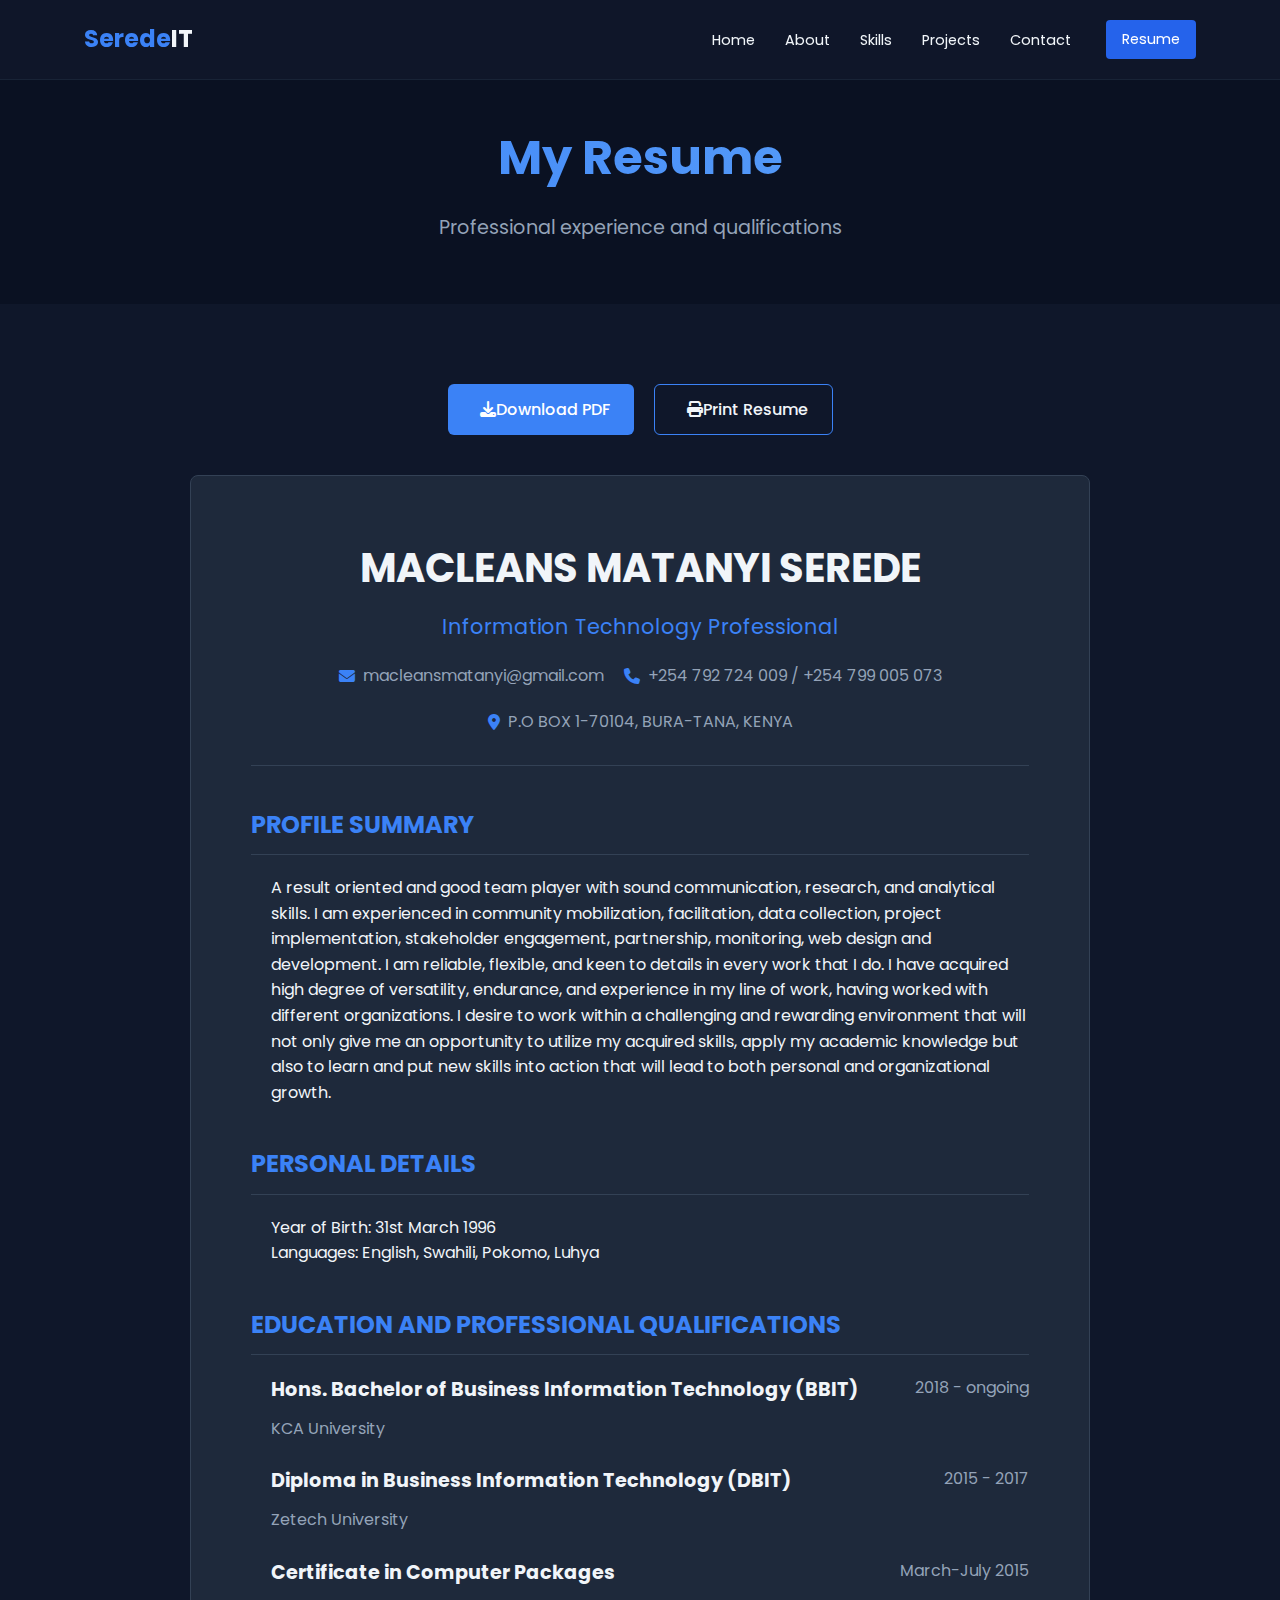
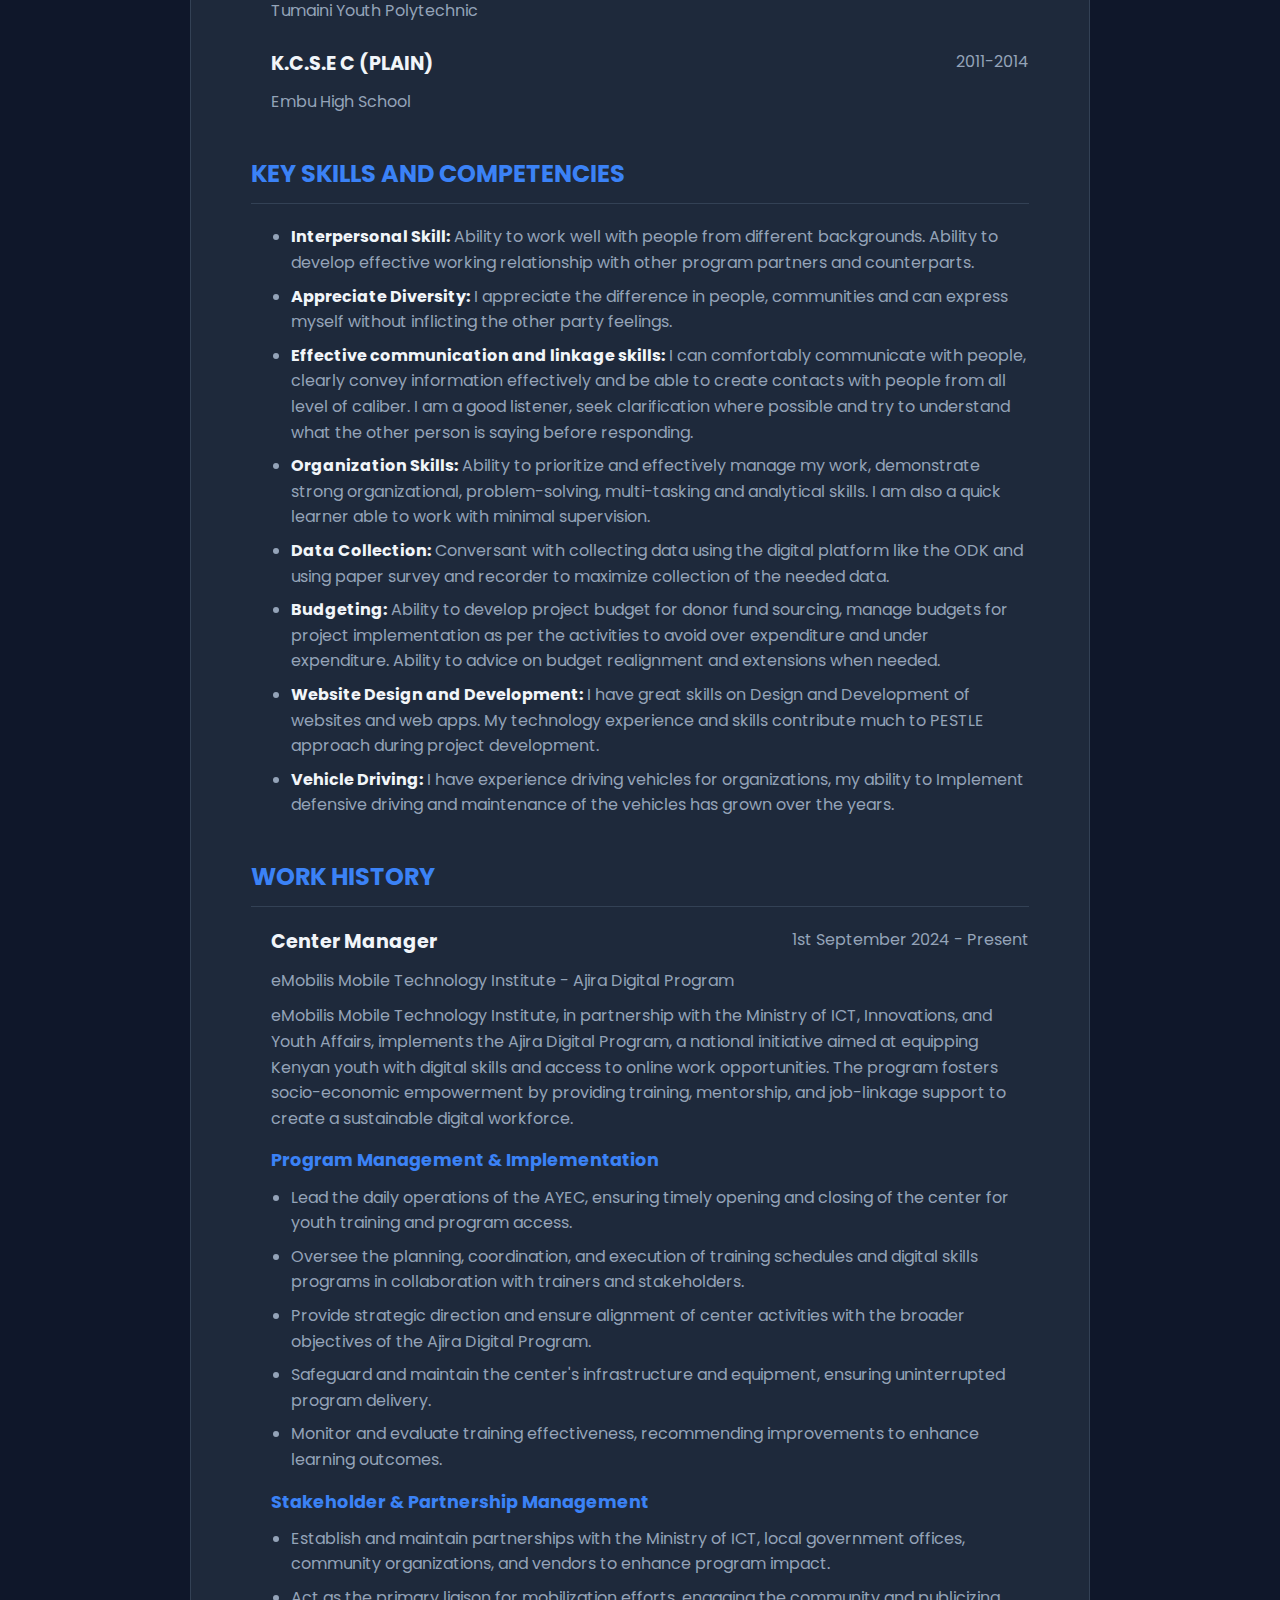
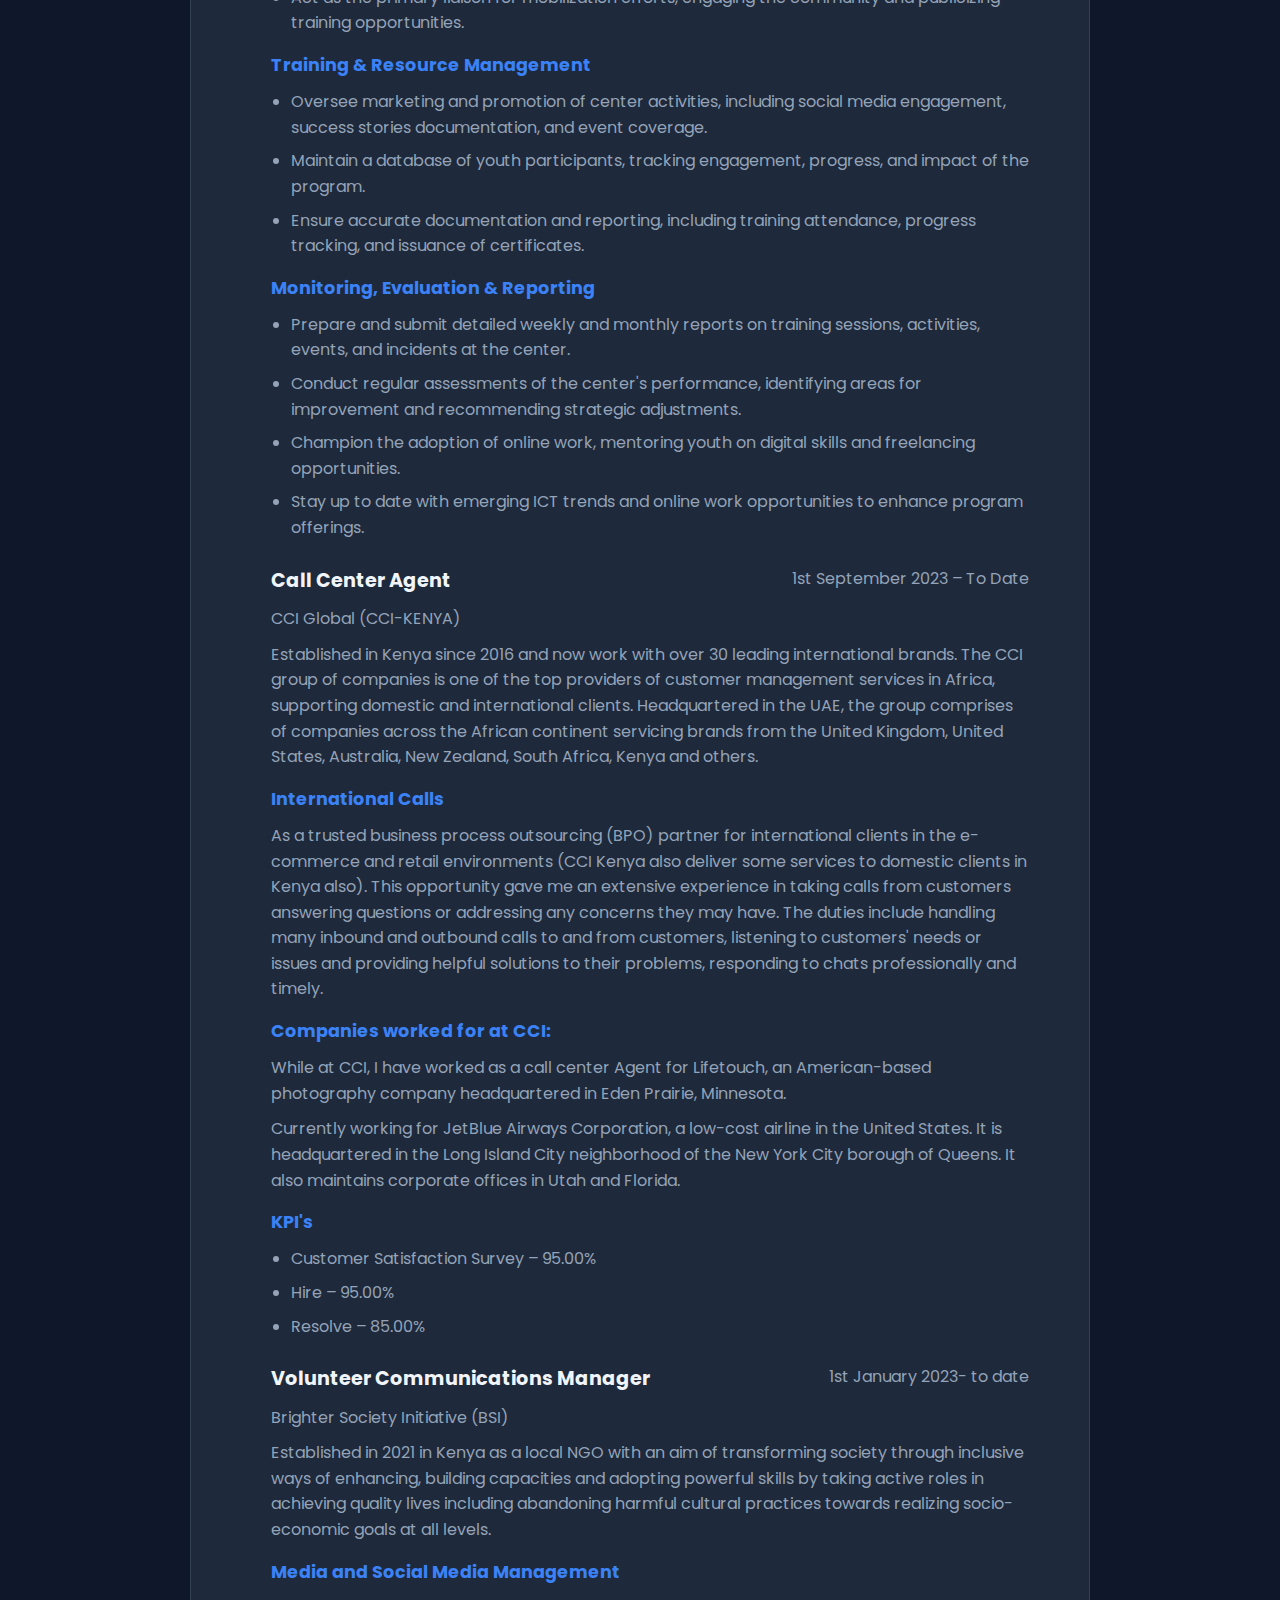
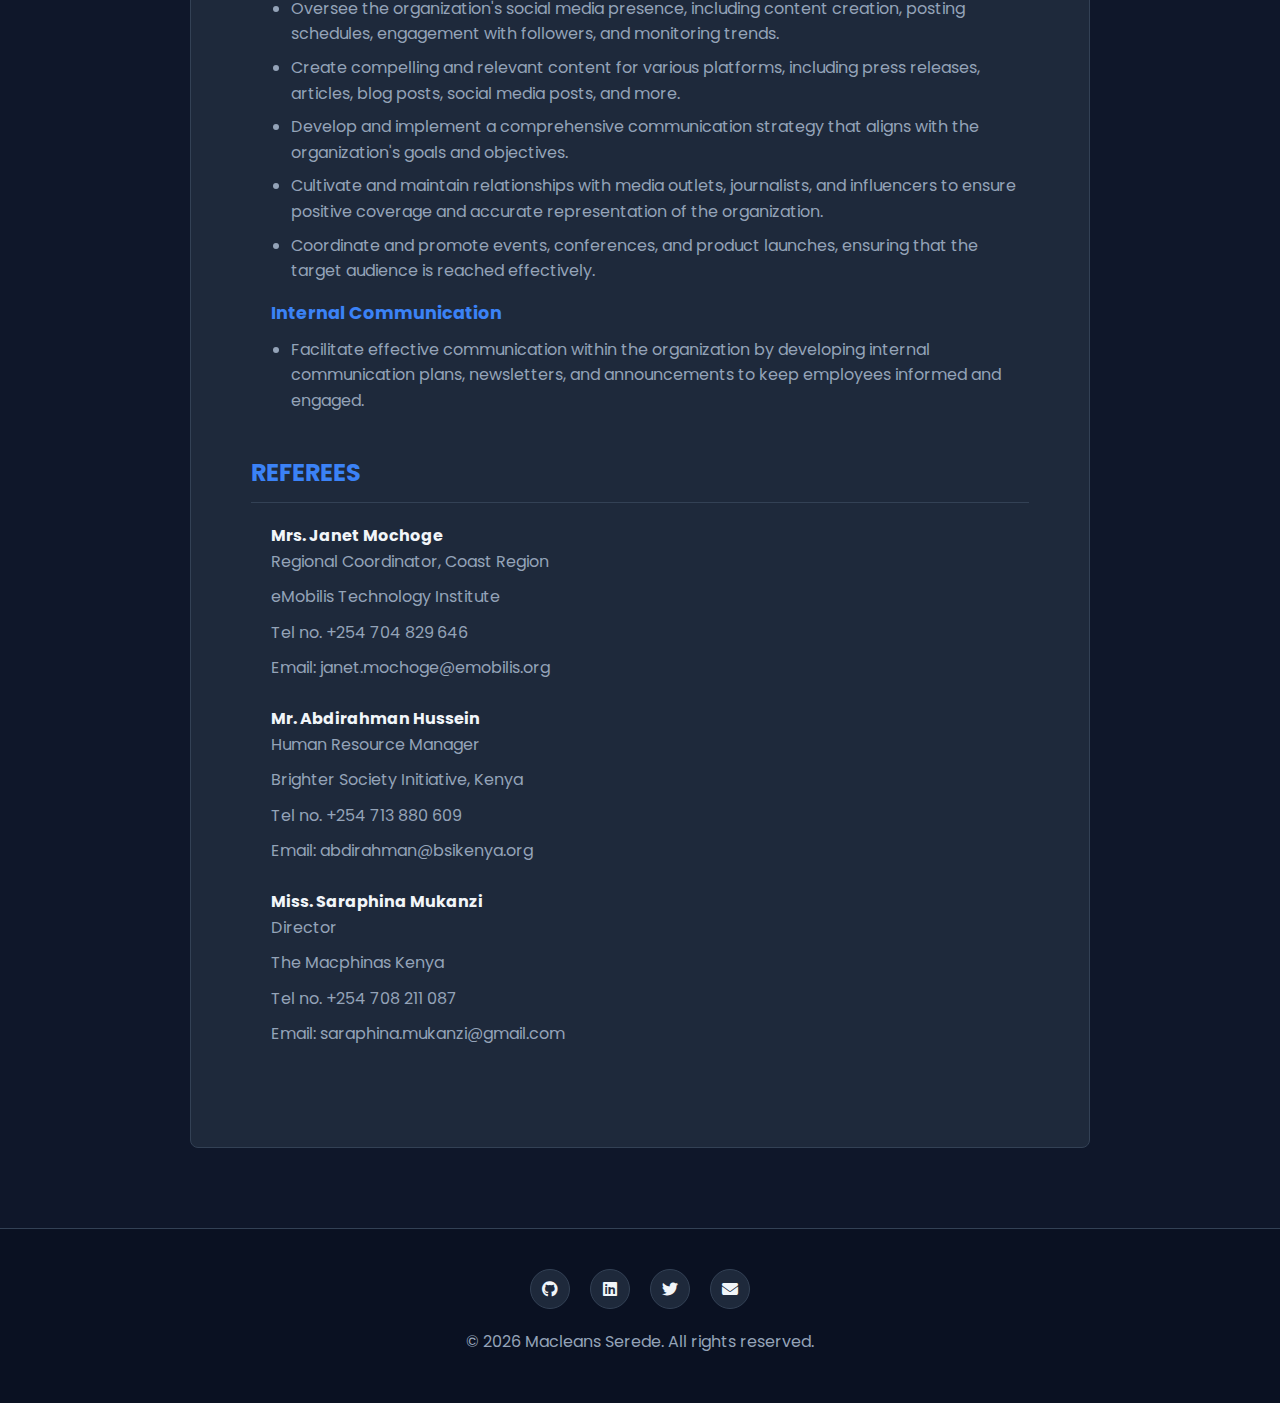
<file: resume.html>
<!DOCTYPE html>
<html lang="en">
<head>
  <meta charset="UTF-8">
  <meta name="viewport" content="width=device-width, initial-scale=1.0">
  <title>Resume - Macleans Serede Portfolio</title>
  <link rel="stylesheet" href="styles.css">
  <link rel="stylesheet" href="https://cdnjs.cloudflare.com/ajax/libs/font-awesome/6.4.0/css/all.min.css">
  <link href="https://fonts.googleapis.com/css2?family=Poppins:wght@300;400;500;600;700&display=swap" rel="stylesheet">
</head>
<body>
  <!-- Navigation -->
  <header>
    <div class="container">
      <div class="logo">
        <a href="index.html"><span>Serede</span>IT</a>
      </div>
      <nav>
        <ul>
          <li><a href="index.html">Home</a></li>
          <li><a href="about.html">About</a></li>
          <li><a href="skills.html">Skills</a></li>
          <li><a href="projects.html">Projects</a></li>
          <li><a href="contact.html">Contact</a></li>
        </ul>
        <a href="resume.html" class="resume-btn active">Resume</a>
      </nav>
      <div class="menu-btn">
        <i class="fas fa-bars"></i>
      </div>
    </div>
  </header>

  <!-- Page Header -->
  <section class="page-header">
    <div class="container">
      <h1>My Resume</h1>
      <p>Professional experience and qualifications</p>
    </div>
  </section>

  <!-- Resume Section -->
  <section class="resume-page">
    <div class="container">
      <div class="resume-actions">
        <a href="resume/Macleans Serede (Resume).pdf" class="btn primary-btn download-resume">
          <i class="fas fa-download"></i> Download PDF
        </a>
        <a href="resume/Macleans Serede (Resume).pdf" class="btn secondary-btn print-resume">
          <i class="fas fa-print"></i> Print Resume
        </a>
      </div>
      
      <div class="resume-container">
  <div class="resume-header">
    <h2>MACLEANS MATANYI SEREDE</h2>
    <p class="resume-title">Information Technology Professional</p>
    <div class="resume-contact">
      <p><i class="fas fa-envelope"></i> macleansmatanyi@gmail.com</p>
      <p><i class="fas fa-phone"></i> +254 792 724 009 / +254 799 005 073</p>
      <p><i class="fas fa-map-marker-alt"></i> P.O BOX 1-70104, BURA-TANA, KENYA</p>
    </div>
  </div>
  
  <div class="resume-section">
    <h3>PROFILE SUMMARY</h3>
    <div class="resume-content">
      <p>
        A result oriented and good team player with sound communication, research, and
        analytical skills. I am experienced in community mobilization, facilitation, data
        collection, project implementation, stakeholder engagement, partnership, monitoring,
        web design and development. I am reliable, flexible, and keen to details in every work
        that I do. I have acquired high degree of versatility, endurance, and experience in my line
        of work, having worked with different organizations. I desire to work within a
        challenging and rewarding environment that will not only give me an opportunity to
        utilize my acquired skills, apply my academic knowledge but also to learn and put new
        skills into action that will lead to both personal and organizational growth.
      </p>
    </div>
  </div>
  
  <div class="resume-section">
    <h3>PERSONAL DETAILS</h3>
    <div class="resume-content">
      <p>Year of Birth: 31st March 1996</p>
      <p>Languages: English, Swahili, Pokomo, Luhya</p>
    </div>
  </div>
  
  <div class="resume-section">
    <h3>EDUCATION AND PROFESSIONAL QUALIFICATIONS</h3>
    <div class="resume-content">
      <div class="resume-item">
        <div class="resume-item-header">
          <h4>Hons. Bachelor of Business Information Technology (BBIT)</h4>
          <p class="resume-date">2018 - ongoing</p>
        </div>
        <p class="resume-company">KCA University</p>
      </div>
      
      <div class="resume-item">
        <div class="resume-item-header">
          <h4>Diploma in Business Information Technology (DBIT)</h4>
          <p class="resume-date">2015 - 2017</p>
        </div>
        <p class="resume-company">Zetech University</p>
      </div>
      
      <div class="resume-item">
        <div class="resume-item-header">
          <h4>Certificate in Computer Packages</h4>
          <p class="resume-date">March-July 2015</p>
        </div>
        <p class="resume-company">Tumaini Youth Polytechnic</p>
      </div>
      
      <div class="resume-item">
        <div class="resume-item-header">
          <h4>K.C.S.E C (PLAIN)</h4>
          <p class="resume-date">2011-2014</p>
        </div>
        <p class="resume-company">Embu High School</p>
      </div>
    </div>
  </div>
  
  <div class="resume-section">
    <h3>KEY SKILLS AND COMPETENCIES</h3>
    <div class="resume-content">
      <ul class="resume-list">
        <li><strong>Interpersonal Skill:</strong> Ability to work well with people from different backgrounds. Ability to develop effective working relationship with other program partners and counterparts.</li>
        <li><strong>Appreciate Diversity:</strong> I appreciate the difference in people, communities and can express myself without inflicting the other party feelings.</li>
        <li><strong>Effective communication and linkage skills:</strong> I can comfortably communicate with people, clearly convey information effectively and be able to create contacts with people from all level of caliber. I am a good listener, seek clarification where possible and try to understand what the other person is saying before responding.</li>
        <li><strong>Organization Skills:</strong> Ability to prioritize and effectively manage my work, demonstrate strong organizational, problem-solving, multi-tasking and analytical skills. I am also a quick learner able to work with minimal supervision.</li>
        <li><strong>Data Collection:</strong> Conversant with collecting data using the digital platform like the ODK and using paper survey and recorder to maximize collection of the needed data.</li>
        <li><strong>Budgeting:</strong> Ability to develop project budget for donor fund sourcing, manage budgets for project implementation as per the activities to avoid over expenditure and under expenditure. Ability to advice on budget realignment and extensions when needed.</li>
        <li><strong>Website Design and Development:</strong> I have great skills on Design and Development of websites and web apps. My technology experience and skills contribute much to PESTLE approach during project development.</li>
        <li><strong>Vehicle Driving:</strong> I have experience driving vehicles for organizations, my ability to Implement defensive driving and maintenance of the vehicles has grown over the years.</li>
      </ul>
    </div>
  </div>
  
  <div class="resume-section">
    <h3>WORK HISTORY</h3>
    <div class="resume-content">
      <div class="resume-item">
        <div class="resume-item-header">
          <h4>Center Manager</h4>
          <p class="resume-date">1st September 2024 - Present</p>
        </div>
        <p class="resume-company">eMobilis Mobile Technology Institute - Ajira Digital Program</p>
        <p>eMobilis Mobile Technology Institute, in partnership with the Ministry of ICT, Innovations, and Youth Affairs, implements the Ajira Digital Program, a national initiative aimed at equipping Kenyan youth with digital skills and access to online work opportunities. The program fosters socio-economic empowerment by providing training, mentorship, and job-linkage support to create a sustainable digital workforce.</p>
        
        <h5 class="resume-subheading">Program Management & Implementation</h5>
        <ul class="resume-list">
          <li>Lead the daily operations of the AYEC, ensuring timely opening and closing of the center for youth training and program access.</li>
          <li>Oversee the planning, coordination, and execution of training schedules and digital skills programs in collaboration with trainers and stakeholders.</li>
          <li>Provide strategic direction and ensure alignment of center activities with the broader objectives of the Ajira Digital Program.</li>
          <li>Safeguard and maintain the center's infrastructure and equipment, ensuring uninterrupted program delivery.</li>
          <li>Monitor and evaluate training effectiveness, recommending improvements to enhance learning outcomes.</li>
        </ul>
        
        <h5 class="resume-subheading">Stakeholder & Partnership Management</h5>
        <ul class="resume-list">
          <li>Establish and maintain partnerships with the Ministry of ICT, local government offices, community organizations, and vendors to enhance program impact.</li>
          <li>Act as the primary liaison for mobilization efforts, engaging the community and publicizing training opportunities.</li>
        </ul>
        
        <h5 class="resume-subheading">Training & Resource Management</h5>
        <ul class="resume-list">
          <li>Oversee marketing and promotion of center activities, including social media engagement, success stories documentation, and event coverage.</li>
          <li>Maintain a database of youth participants, tracking engagement, progress, and impact of the program.</li>
          <li>Ensure accurate documentation and reporting, including training attendance, progress tracking, and issuance of certificates.</li>
        </ul>
        
        <h5 class="resume-subheading">Monitoring, Evaluation & Reporting</h5>
        <ul class="resume-list">
          <li>Prepare and submit detailed weekly and monthly reports on training sessions, activities, events, and incidents at the center.</li>
          <li>Conduct regular assessments of the center's performance, identifying areas for improvement and recommending strategic adjustments.</li>
          <li>Champion the adoption of online work, mentoring youth on digital skills and freelancing opportunities.</li>
          <li>Stay up to date with emerging ICT trends and online work opportunities to enhance program offerings.</li>
        </ul>
      </div>
      
      <div class="resume-item">
        <div class="resume-item-header">
          <h4>Call Center Agent</h4>
          <p class="resume-date">1st September 2023 – To Date</p>
        </div>
        <p class="resume-company">CCI Global (CCI-KENYA)</p>
        <p>Established in Kenya since 2016 and now work with over 30 leading international brands. The CCI group of companies is one of the top providers of customer management services in Africa, supporting domestic and international clients. Headquartered in the UAE, the group comprises of companies across the African continent servicing brands from the United Kingdom, United States, Australia, New Zealand, South Africa, Kenya and others.</p>
        
        <h5 class="resume-subheading">International Calls</h5>
        <p>As a trusted business process outsourcing (BPO) partner for international clients in the e-commerce and retail environments (CCI Kenya also deliver some services to domestic clients in Kenya also). This opportunity gave me an extensive experience in taking calls from customers answering questions or addressing any concerns they may have. The duties include handling many inbound and outbound calls to and from customers, listening to customers' needs or issues and providing helpful solutions to their problems, responding to chats professionally and timely.</p>
        
        <h5 class="resume-subheading">Companies worked for at CCI:</h5>
        <p>While at CCI, I have worked as a call center Agent for Lifetouch, an American-based photography company headquartered in Eden Prairie, Minnesota.</p>
        <p>Currently working for JetBlue Airways Corporation, a low-cost airline in the United States. It is headquartered in the Long Island City neighborhood of the New York City borough of Queens. It also maintains corporate offices in Utah and Florida.</p>
        
        <h5 class="resume-subheading">KPI's</h5>
        <ul class="resume-list">
          <li>Customer Satisfaction Survey – 95.00%</li>
          <li>Hire – 95.00%</li>
          <li>Resolve – 85.00%</li>
        </ul>
      </div>
      
      <div class="resume-item">
        <div class="resume-item-header">
          <h4>Volunteer Communications Manager</h4>
          <p class="resume-date">1st January 2023- to date</p>
        </div>
        <p class="resume-company">Brighter Society Initiative (BSI)</p>
        <p>Established in 2021 in Kenya as a local NGO with an aim of transforming society through inclusive ways of enhancing, building capacities and adopting powerful skills by taking active roles in achieving quality lives including abandoning harmful cultural practices towards realizing socio-economic goals at all levels.</p>
        
        <h5 class="resume-subheading">Media and Social Media Management</h5>
        <ul class="resume-list">
          <li>Oversee the organization's social media presence, including content creation, posting schedules, engagement with followers, and monitoring trends.</li>
          <li>Create compelling and relevant content for various platforms, including press releases, articles, blog posts, social media posts, and more.</li>
          <li>Develop and implement a comprehensive communication strategy that aligns with the organization's goals and objectives.</li>
          <li>Cultivate and maintain relationships with media outlets, journalists, and influencers to ensure positive coverage and accurate representation of the organization.</li>
          <li>Coordinate and promote events, conferences, and product launches, ensuring that the target audience is reached effectively.</li>
        </ul>
        
        <h5 class="resume-subheading">Internal Communication</h5>
        <ul class="resume-list">
          <li>Facilitate effective communication within the organization by developing internal communication plans, newsletters, and announcements to keep employees informed and engaged.</li>
        </ul>
      </div>
      
      <!-- Additional work history items would continue here -->
    </div>
  </div>
  
  <div class="resume-section">
    <h3>REFEREES</h3>
    <div class="resume-content">
      <div class="resume-item">
        <h4>Mrs. Janet Mochoge</h4>
        <p>Regional Coordinator, Coast Region</p>
        <p>eMobilis Technology Institute</p>
        <p>Tel no. +254 704 829 646</p>
        <p>Email: janet.mochoge@emobilis.org</p>
      </div>
      
      <div class="resume-item">
        <h4>Mr. Abdirahman Hussein</h4>
        <p>Human Resource Manager</p>
        <p>Brighter Society Initiative, Kenya</p>
        <p>Tel no. +254 713 880 609</p>
        <p>Email: abdirahman@bsikenya.org</p>
      </div>
      
      <div class="resume-item">
        <h4>Miss. Saraphina Mukanzi</h4>
        <p>Director</p>
        <p>The Macphinas Kenya</p>
        <p>Tel no. +254 708 211 087</p>
        <p>Email: saraphina.mukanzi@gmail.com</p>
      </div>
    </div>
  </div>
</div>
    </div>
  </section>

  <!-- Footer -->
  <footer>
    <div class="container">
      <div class="social-links">
        <a href="#"><i class="fab fa-github"></i></a>
        <a href="#"><i class="fab fa-linkedin"></i></a>
        <a href="#"><i class="fab fa-twitter"></i></a>
        <a href="#"><i class="fas fa-envelope"></i></a>
      </div>
      <p class="copyright">© <span id="year"></span> Macleans Serede. All rights reserved.</p>
    </div>
  </footer>

  <script src="script.js"></script>
</body>
</html>
</file>
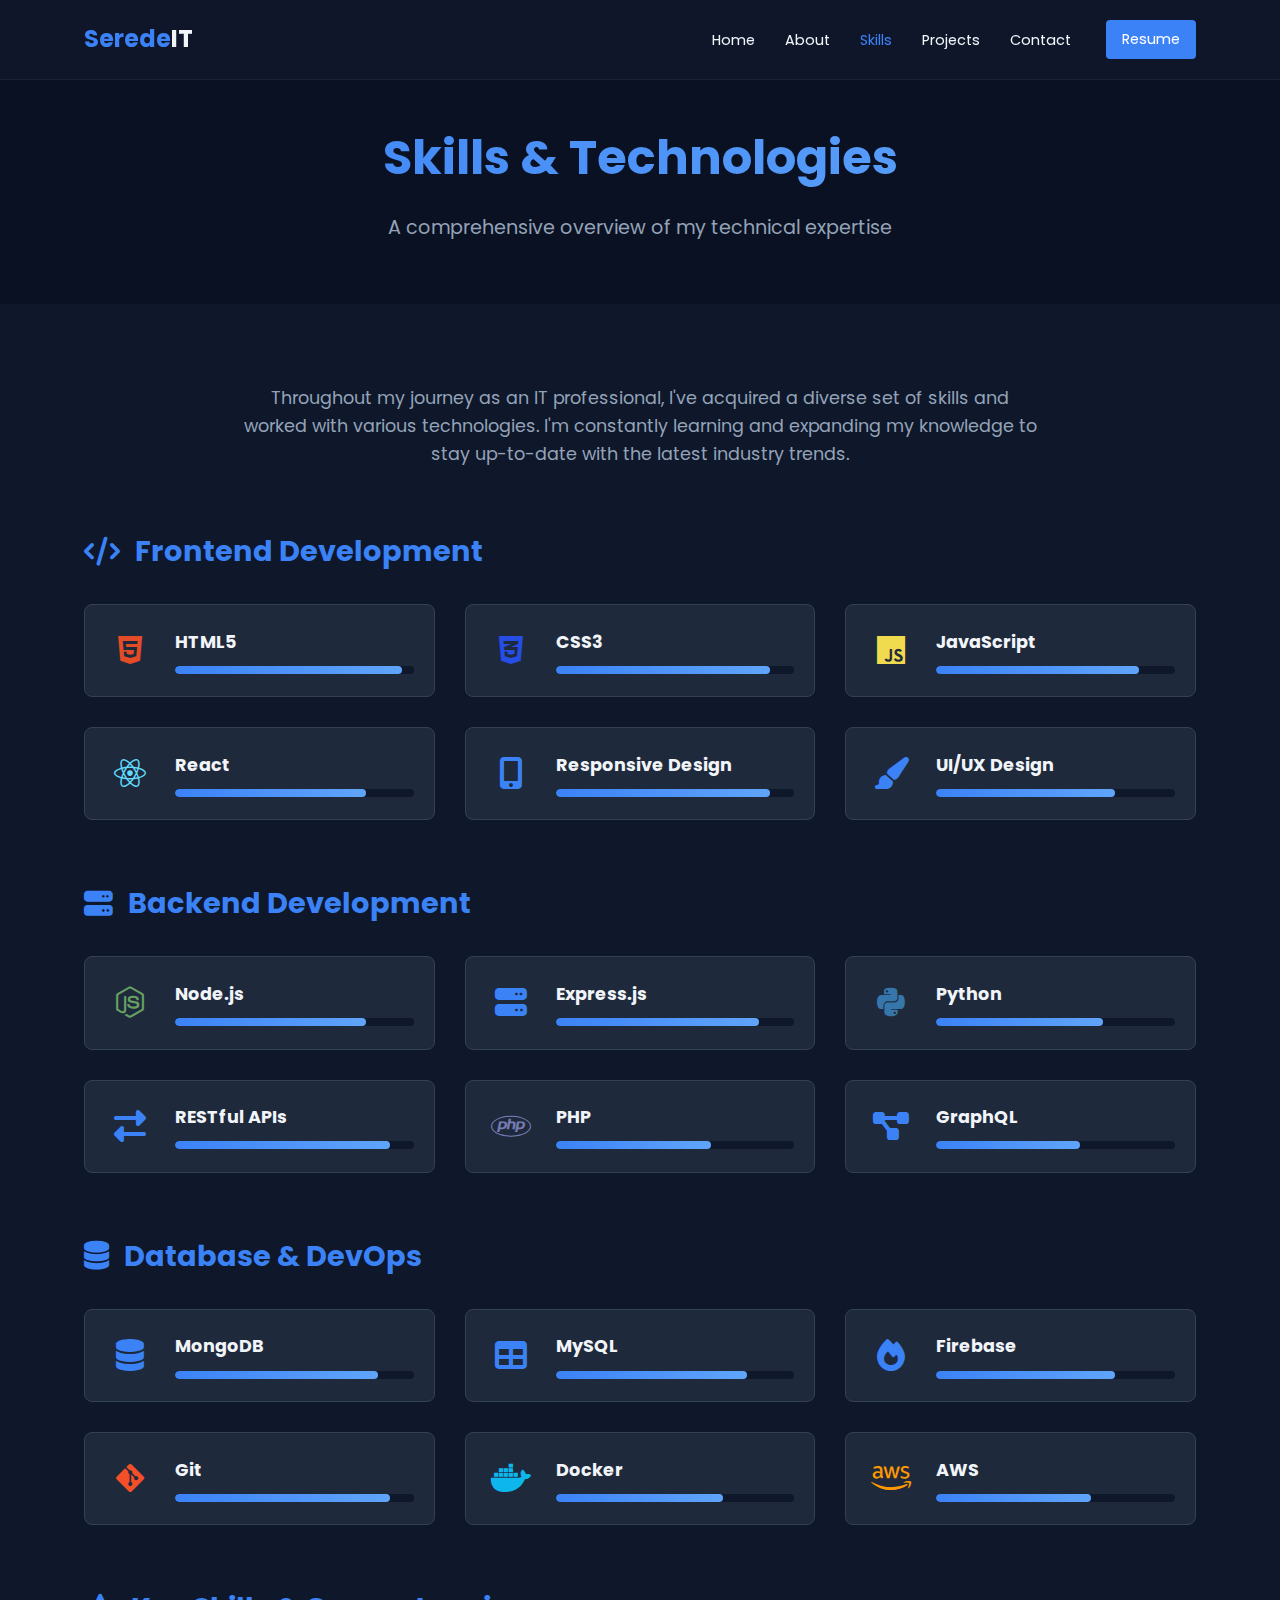
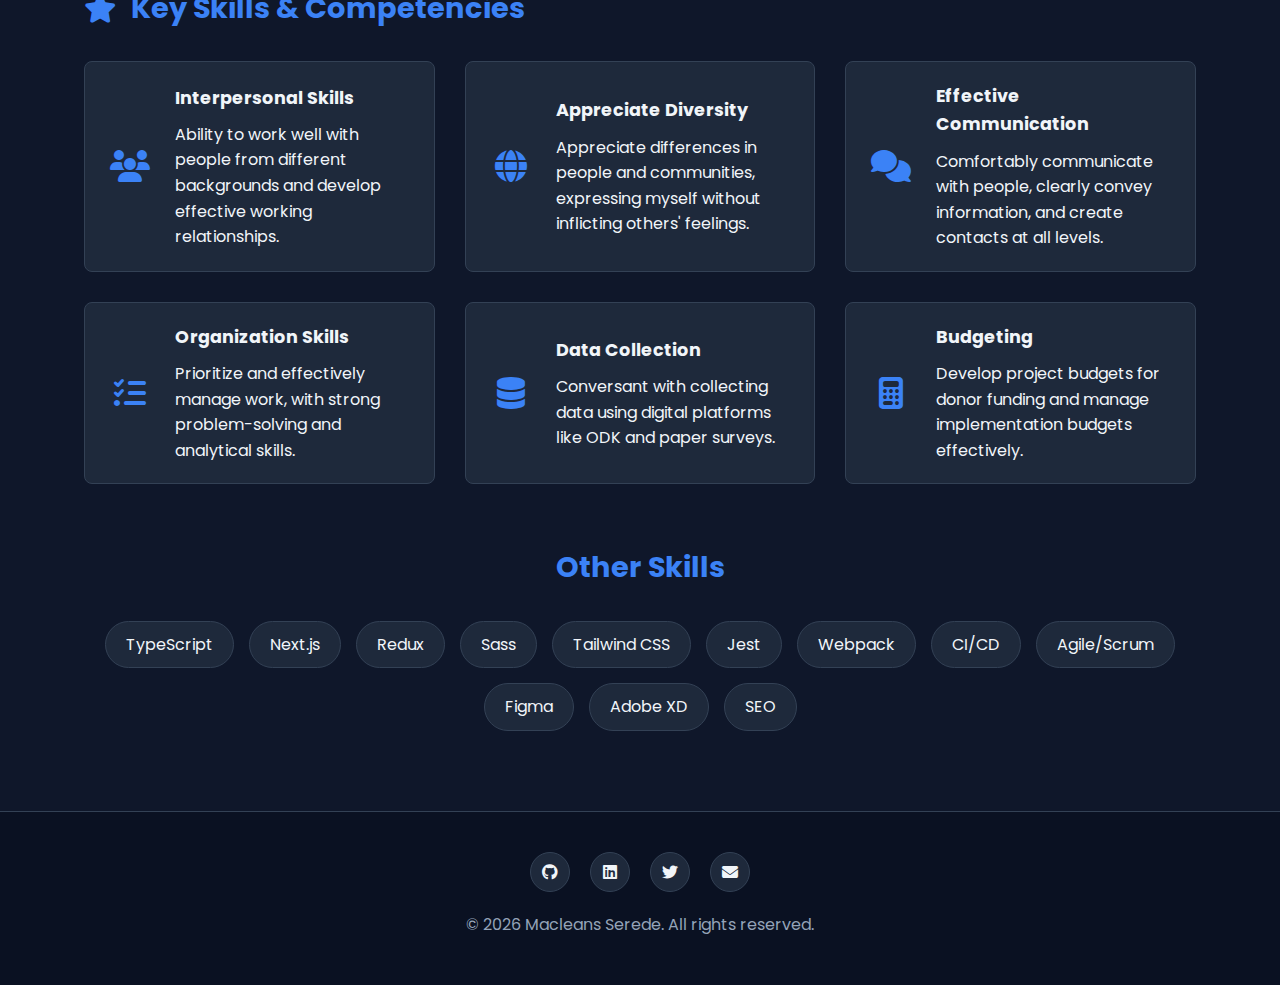
<file: skills.html>
<!DOCTYPE html>
<html lang="en">
<head>
  <meta charset="UTF-8">
  <meta name="viewport" content="width=device-width, initial-scale=1.0">
  <title>Skills - Macleans Serede Portfolio</title>
  <link rel="stylesheet" href="styles.css">
  <link rel="stylesheet" href="https://cdnjs.cloudflare.com/ajax/libs/font-awesome/6.4.0/css/all.min.css">
  <link href="https://fonts.googleapis.com/css2?family=Poppins:wght@300;400;500;600;700&display=swap" rel="stylesheet">
</head>
<body>
  <!-- Navigation -->
  <header>
    <div class="container">
      <div class="logo">
        <a href="index.html"><span>Serede</span>IT</a>
      </div>
      <nav>
        <ul>
          <li><a href="index.html">Home</a></li>
          <li><a href="about.html">About</a></li>
          <li><a href="skills.html" class="active">Skills</a></li>
          <li><a href="projects.html">Projects</a></li>
          <li><a href="contact.html">Contact</a></li>
        </ul>
        <a href="resume.html" class="resume-btn">Resume</a>
      </nav>
      <div class="menu-btn">
        <i class="fas fa-bars"></i>
      </div>
    </div>
  </header>

  <!-- Page Header -->
  <section class="page-header">
    <div class="container">
      <h1>Skills & Technologies</h1>
      <p>A comprehensive overview of my technical expertise</p>
    </div>
  </section>

  <!-- Skills Categories -->
  <section class="skills-page">
    <div class="container">
      <div class="skills-intro">
        <p>
          Throughout my journey as an IT professional, I've acquired a diverse set of skills and worked with various technologies.
          I'm constantly learning and expanding my knowledge to stay up-to-date with the latest industry trends.
        </p>
      </div>
      
      <div class="skills-category">
        <h2><i class="fas fa-code"></i> Frontend Development</h2>
        <div class="skills-grid">
          <div class="skill-item">
            <div class="skill-icon html-icon">
              <i class="fab fa-html5"></i>
            </div>
            <div class="skill-info">
              <h3>HTML5</h3>
              <div class="skill-bar">
                <div class="skill-progress" style="width: 95%;"></div>
              </div>
            </div>
          </div>
          <div class="skill-item">
            <div class="skill-icon css-icon">
              <i class="fab fa-css3-alt"></i>
            </div>
            <div class="skill-info">
              <h3>CSS3</h3>
              <div class="skill-bar">
                <div class="skill-progress" style="width: 90%;"></div>
              </div>
            </div>
          </div>
          <div class="skill-item">
            <div class="skill-icon js-icon">
              <i class="fab fa-js"></i>
            </div>
            <div class="skill-info">
              <h3>JavaScript</h3>
              <div class="skill-bar">
                <div class="skill-progress" style="width: 85%;"></div>
              </div>
            </div>
          </div>
          <div class="skill-item">
            <div class="skill-icon react-icon">
              <i class="fab fa-react"></i>
            </div>
            <div class="skill-info">
              <h3>React</h3>
              <div class="skill-bar">
                <div class="skill-progress" style="width: 80%;"></div>
              </div>
            </div>
          </div>
          <div class="skill-item">
            <div class="skill-icon">
              <i class="fas fa-mobile-alt"></i>
            </div>
            <div class="skill-info">
              <h3>Responsive Design</h3>
              <div class="skill-bar">
                <div class="skill-progress" style="width: 90%;"></div>
              </div>
            </div>
          </div>
          <div class="skill-item">
            <div class="skill-icon">
              <i class="fas fa-paint-brush"></i>
            </div>
            <div class="skill-info">
              <h3>UI/UX Design</h3>
              <div class="skill-bar">
                <div class="skill-progress" style="width: 75%;"></div>
              </div>
            </div>
          </div>
        </div>
      </div>
      
      <div class="skills-category">
        <h2><i class="fas fa-server"></i> Backend Development</h2>
        <div class="skills-grid">
          <div class="skill-item">
            <div class="skill-icon node-icon">
              <i class="fab fa-node-js"></i>
            </div>
            <div class="skill-info">
              <h3>Node.js</h3>
              <div class="skill-bar">
                <div class="skill-progress" style="width: 80%;"></div>
              </div>
            </div>
          </div>
          <div class="skill-item">
            <div class="skill-icon">
              <i class="fas fa-server"></i>
            </div>
            <div class="skill-info">
              <h3>Express.js</h3>
              <div class="skill-bar">
                <div class="skill-progress" style="width: 85%;"></div>
              </div>
            </div>
          </div>
          <div class="skill-item">
            <div class="skill-icon python-icon">
              <i class="fab fa-python"></i>
            </div>
            <div class="skill-info">
              <h3>Python</h3>
              <div class="skill-bar">
                <div class="skill-progress" style="width: 70%;"></div>
              </div>
            </div>
          </div>
          <div class="skill-item">
            <div class="skill-icon">
              <i class="fas fa-exchange-alt"></i>
            </div>
            <div class="skill-info">
              <h3>RESTful APIs</h3>
              <div class="skill-bar">
                <div class="skill-progress" style="width: 90%;"></div>
              </div>
            </div>
          </div>
          <div class="skill-item">
            <div class="skill-icon php-icon">
              <i class="fab fa-php"></i>
            </div>
            <div class="skill-info">
              <h3>PHP</h3>
              <div class="skill-bar">
                <div class="skill-progress" style="width: 65%;"></div>
              </div>
            </div>
          </div>
          <div class="skill-item">
            <div class="skill-icon">
              <i class="fas fa-project-diagram"></i>
            </div>
            <div class="skill-info">
              <h3>GraphQL</h3>
              <div class="skill-bar">
                <div class="skill-progress" style="width: 60%;"></div>
              </div>
            </div>
          </div>
        </div>
      </div>
      
      <div class="skills-category">
        <h2><i class="fas fa-database"></i> Database & DevOps</h2>
        <div class="skills-grid">
          <div class="skill-item">
            <div class="skill-icon">
              <i class="fas fa-database"></i>
            </div>
            <div class="skill-info">
              <h3>MongoDB</h3>
              <div class="skill-bar">
                <div class="skill-progress" style="width: 85%;"></div>
              </div>
            </div>
          </div>
          <div class="skill-item">
            <div class="skill-icon">
              <i class="fas fa-table"></i>
            </div>
            <div class="skill-info">
              <h3>MySQL</h3>
              <div class="skill-bar">
                <div class="skill-progress" style="width: 80%;"></div>
              </div>
            </div>
          </div>
          <div class="skill-item">
            <div class="skill-icon">
              <i class="fas fa-fire"></i>
            </div>
            <div class="skill-info">
              <h3>Firebase</h3>
              <div class="skill-bar">
                <div class="skill-progress" style="width: 75%;"></div>
              </div>
            </div>
          </div>
          <div class="skill-item">
            <div class="skill-icon git-icon">
              <i class="fab fa-git-alt"></i>
            </div>
            <div class="skill-info">
              <h3>Git</h3>
              <div class="skill-bar">
                <div class="skill-progress" style="width: 90%;"></div>
              </div>
            </div>
          </div>
          <div class="skill-item">
            <div class="skill-icon docker-icon">
              <i class="fab fa-docker"></i>
            </div>
            <div class="skill-info">
              <h3>Docker</h3>
              <div class="skill-bar">
                <div class="skill-progress" style="width: 70%;"></div>
              </div>
            </div>
          </div>
          <div class="skill-item">
            <div class="skill-icon aws-icon">
              <i class="fab fa-aws"></i>
            </div>
            <div class="skill-info">
              <h3>AWS</h3>
              <div class="skill-bar">
                <div class="skill-progress" style="width: 65%;"></div>
              </div>
            </div>
          </div>
        </div>
      </div>
      
      <div class="skills-category">
        <h2><i class="fas fa-star"></i> Key Skills & Competencies</h2>
        <div class="skills-grid">
          <div class="skill-item">
            <div class="skill-icon">
              <i class="fas fa-users"></i>
            </div>
            <div class="skill-info">
              <h3>Interpersonal Skills</h3>
              <p>Ability to work well with people from different backgrounds and develop effective working relationships.</p>
            </div>
          </div>
          <div class="skill-item">
            <div class="skill-icon">
              <i class="fas fa-globe"></i>
            </div>
            <div class="skill-info">
              <h3>Appreciate Diversity</h3>
              <p>Appreciate differences in people and communities, expressing myself without inflicting others' feelings.</p>
            </div>
          </div>
          <div class="skill-item">
            <div class="skill-icon">
              <i class="fas fa-comments"></i>
            </div>
            <div class="skill-info">
              <h3>Effective Communication</h3>
              <p>Comfortably communicate with people, clearly convey information, and create contacts at all levels.</p>
            </div>
          </div>
          <div class="skill-item">
            <div class="skill-icon">
              <i class="fas fa-tasks"></i>
            </div>
            <div class="skill-info">
              <h3>Organization Skills</h3>
              <p>Prioritize and effectively manage work, with strong problem-solving and analytical skills.</p>
            </div>
          </div>
          <div class="skill-item">
            <div class="skill-icon">
              <i class="fas fa-database"></i>
            </div>
            <div class="skill-info">
              <h3>Data Collection</h3>
              <p>Conversant with collecting data using digital platforms like ODK and paper surveys.</p>
            </div>
          </div>
          <div class="skill-item">
            <div class="skill-icon">
              <i class="fas fa-calculator"></i>
            </div>
            <div class="skill-info">
              <h3>Budgeting</h3>
              <p>Develop project budgets for donor funding and manage implementation budgets effectively.</p>
            </div>
          </div>
        </div>
      </div>
      
      <div class="other-skills">
        <h2>Other Skills</h2>
        <div class="other-skills-tags">
          <span>TypeScript</span>
          <span>Next.js</span>
          <span>Redux</span>
          <span>Sass</span>
          <span>Tailwind CSS</span>
          <span>Jest</span>
          <span>Webpack</span>
          <span>CI/CD</span>
          <span>Agile/Scrum</span>
          <span>Figma</span>
          <span>Adobe XD</span>
          <span>SEO</span>
        </div>
      </div>
    </div>
  </section>

  <!-- Footer -->
  <footer>
    <div class="container">
      <div class="social-links">
        <a href="#"><i class="fab fa-github"></i></a>
        <a href="#"><i class="fab fa-linkedin"></i></a>
        <a href="#"><i class="fab fa-twitter"></i></a>
        <a href="#"><i class="fas fa-envelope"></i></a>
      </div>
      <p class="copyright">© <span id="year"></span> Macleans Serede. All rights reserved.</p>
    </div>
  </footer>

  <script src="script.js"></script>
</body>
</html>
</file>
<file: styles.css>
/* Base Styles */
:root {
  --primary-color: #3b82f6;
  --primary-dark: #2563eb;
  --primary-light: #60a5fa;
  --secondary-color: #1e293b;
  --dark-bg: #0f172a;
  --darker-bg: #0a1122;
  --text-color: #f1f5f9;
  --text-muted: #94a3b8;
  --border-color: #334155;
  --card-bg: #1e293b;
  --transition: all 0.3s ease;
  --shadow: 0 4px 6px -1px rgba(0, 0, 0, 0.1), 0 2px 4px -1px rgba(0, 0, 0, 0.06);
}

* {
  margin: 0;
  padding: 0;
  box-sizing: border-box;
}

html {
  scroll-behavior: smooth;
}

body {
  font-family: "Poppins", sans-serif;
  background-color: var(--dark-bg);
  color: var(--text-color);
  line-height: 1.6;
}

.container {
  width: 90%;
  max-width: 1200px;
  margin: 0 auto;
  padding: 0 20px;
}

a {
  text-decoration: none;
  color: inherit;
}

ul {
  list-style: none;
}

img {
  max-width: 100%;
  height: auto;
}

section {
  padding: 80px 0;
}

.section-title {
  font-size: 2.5rem;
  text-align: center;
  margin-bottom: 60px;
  position: relative;
  display: inline-block;
  left: 50%;
  transform: translateX(-50%);
}

.section-title::after {
  content: "";
  position: absolute;
  bottom: -10px;
  left: 0;
  width: 100%;
  height: 4px;
  background: linear-gradient(to right, var(--primary-color), var(--primary-light));
  border-radius: 2px;
}

/* Buttons */
.btn {
  display: inline-flex;
  align-items: center;
  padding: 12px 24px;
  border-radius: 6px;
  font-weight: 500;
  transition: var(--transition);
  cursor: pointer;
}

.primary-btn {
  background-color: var(--primary-color);
  color: white;
}

.primary-btn:hover {
  background-color: var(--primary-dark);
}

.secondary-btn {
  background-color: transparent;
  color: var(--text-color);
  border: 1px solid var(--primary-color);
}

.secondary-btn:hover {
  background-color: rgba(59, 130, 246, 0.1);
}

.btn i {
  margin-left: 8px;
}

/* Header */
header {
  position: fixed;
  top: 0;
  left: 0;
  width: 100%;
  background-color: rgba(15, 23, 42, 0.9);
  backdrop-filter: blur(10px);
  z-index: 1000;
  border-bottom: 1px solid rgba(51, 65, 85, 0.3);
}

header .container {
  display: flex;
  justify-content: space-between;
  align-items: center;
  padding: 20px;
}

.logo a {
  font-size: 1.5rem;
  font-weight: 700;
}

.logo span {
  color: var(--primary-color);
}

nav {
  display: flex;
  align-items: center;
}

nav ul {
  display: flex;
  margin-right: 20px;
}

nav ul li {
  margin: 0 15px;
}

nav ul li a {
  font-size: 0.9rem;
  transition: var(--transition);
}

nav ul li a:hover,
nav ul li a.active {
  color: var(--primary-color);
}

.resume-btn {
  background-color: var(--primary-color);
  color: white;
  padding: 8px 16px;
  border-radius: 4px;
  font-size: 0.9rem;
  transition: var(--transition);
}

.resume-btn:hover {
  background-color: var(--primary-dark);
}

.resume-btn.active {
  background-color: var(--primary-dark);
}

.menu-btn {
  display: none;
  font-size: 1.5rem;
  cursor: pointer;
}

/* Page Header */
.page-header {
  background-color: var(--darker-bg);
  padding: 120px 0 60px;
  text-align: center;
}

.page-header h1 {
  font-size: 3rem;
  margin-bottom: 16px;
  background: linear-gradient(to right, var(--primary-color), var(--primary-light));
  -webkit-background-clip: text;
  background-clip: text;
  color: transparent;
}

.page-header p {
  font-size: 1.2rem;
  color: var(--text-muted);
  max-width: 600px;
  margin: 0 auto;
}

/* Hero Section */
.hero {
  padding: 160px 0 80px;
  min-height: 100vh;
  display: flex;
  align-items: center;
}

.hero-content {
  display: grid;
  grid-template-columns: 1fr 1fr;
  gap: 40px;
  align-items: center;
}

.hero-text .intro {
  color: var(--primary-color);
  margin-bottom: 16px;
  font-size: 1.1rem;
}

.hero-text h1 {
  font-size: 4rem;
  font-weight: 700;
  margin-bottom: 8px;
  background: linear-gradient(to right, var(--primary-color), var(--primary-light));
  -webkit-background-clip: text;
  background-clip: text;
  color: transparent;
}

.hero-text h2 {
  font-size: 3rem;
  font-weight: 700;
  margin-bottom: 24px;
}

.hero-text .description {
  color: var(--text-muted);
  margin-bottom: 32px;
  max-width: 500px;
  font-size: 1.1rem;
}

.hero-btns {
  display: flex;
  gap: 16px;
}

.hero-image {
  display: flex;
  justify-content: center;
  align-items: center;
}

.profile-img {
  width: 300px;
  height: 300px;
  border-radius: 50%;
  overflow: hidden;
  border: 4px solid rgba(59, 130, 246, 0.2);
  position: relative;
}

.profile-img::before {
  content: "";
  position: absolute;
  inset: -20px;
  background: radial-gradient(circle, rgba(59, 130, 246, 0.5) 0%, rgba(15, 23, 42, 0) 70%);
  border-radius: 50%;
  z-index: -1;
  filter: blur(15px);
}

.profile-img img {
  width: 100%;
  height: 100%;
  object-fit: cover;
}

/* Featured Preview Section */
.featured-preview {
  background-color: var(--darker-bg);
}

.featured-grid {
  display: grid;
  grid-template-columns: repeat(auto-fit, minmax(300px, 1fr));
  gap: 30px;
}

.featured-card {
  background-color: var(--card-bg);
  border-radius: 8px;
  overflow: hidden;
  border: 1px solid var(--border-color);
  transition: var(--transition);
}

.featured-card:hover {
  transform: translateY(-5px);
  border-color: var(--primary-color);
}

.featured-img {
  height: 200px;
  overflow: hidden;
}

.featured-img img {
  width: 100%;
  height: 100%;
  object-fit: cover;
  transition: var(--transition);
}

.featured-card:hover .featured-img img {
  transform: scale(1.05);
}

.featured-content {
  padding: 24px;
}

.featured-content h3 {
  color: var(--primary-color);
  margin-bottom: 12px;
  font-size: 1.3rem;
}

.featured-content p {
  color: var(--text-muted);
  margin-bottom: 16px;
  font-size: 0.95rem;
}

.featured-tags {
  display: flex;
  flex-wrap: wrap;
  gap: 8px;
  margin-bottom: 16px;
}

.featured-tags span {
  background-color: var(--dark-bg);
  color: var(--text-color);
  padding: 4px 10px;
  border-radius: 20px;
  font-size: 0.75rem;
  border: 1px solid var(--border-color);
}

.featured-link {
  color: var(--primary-color);
  display: inline-flex;
  align-items: center;
  font-size: 0.95rem;
  transition: var(--transition);
}

.featured-link:hover {
  color: var(--primary-light);
}

.featured-link i {
  margin-left: 6px;
  font-size: 0.8rem;
}

.view-all {
  margin-top: 40px;
  text-align: center;
}

/* Skills Preview Section */
.skills-preview {
  background-color: var(--dark-bg);
}

.skills-preview-content {
  display: grid;
  grid-template-columns: 1fr 1fr;
  gap: 40px;
  align-items: center;
}

.skills-text p {
  color: var(--text-muted);
  margin-bottom: 30px;
  font-size: 1.1rem;
}

.skills-highlights {
  margin-bottom: 30px;
}

.skill-highlight {
  display: flex;
  align-items: flex-start;
  margin-bottom: 20px;
}

.skill-highlight i {
  font-size: 1.5rem;
  color: var(--primary-color);
  margin-right: 15px;
  margin-top: 5px;
}

.skill-highlight h3 {
  margin-bottom: 5px;
  font-size: 1.2rem;
}

.skill-highlight p {
  margin-bottom: 0;
  font-size: 0.95rem;
}

.skills-preview-tags {
  display: flex;
  flex-wrap: wrap;
  gap: 12px;
  justify-content: center;
}

.skills-preview-tags span {
  background-color: var(--card-bg);
  color: var(--text-color);
  padding: 8px 16px;
  border-radius: 20px;
  font-size: 0.9rem;
  border: 1px solid var(--border-color);
  transition: var(--transition);
}

.skills-preview-tags span:hover {
  border-color: var(--primary-color);
  transform: translateY(-3px);
}

/* Call to Action Section */
.cta {
  background-color: var(--darker-bg);
  text-align: center;
  padding: 100px 0;
}

.cta h2 {
  font-size: 2.5rem;
  margin-bottom: 20px;
}

.cta p {
  color: var(--text-muted);
  margin-bottom: 30px;
  max-width: 600px;
  margin-left: auto;
  margin-right: auto;
  font-size: 1.1rem;
}

/* About Page Styles */
.about-page {
  background-color: var(--dark-bg);
  padding: 80px 0;
}

.about-content {
  display: grid;
  grid-template-columns: 1fr 2fr;
  gap: 40px;
  margin-bottom: 60px;
}

.about-image {
  position: relative;
}

.about-image img {
  border-radius: 8px;
  width: 100%;
  height: auto;
}

.about-social {
  display: flex;
  justify-content: center;
  gap: 15px;
  margin-top: 20px;
}

.about-social a {
  width: 40px;
  height: 40px;
  border-radius: 50%;
  background-color: var(--card-bg);
  display: flex;
  align-items: center;
  justify-content: center;
  transition: var(--transition);
  border: 1px solid var(--border-color);
}

.about-social a:hover {
  background-color: var(--primary-color);
  color: white;
}

.about-text h2 {
  font-size: 2rem;
  margin-bottom: 20px;
  color: var(--primary-color);
}

.about-text p {
  margin-bottom: 20px;
  color: var(--text-muted);
}

.timeline {
  position: relative;
  margin-top: 40px;
}

.timeline::before {
  content: "";
  position: absolute;
  left: 0;
  top: 0;
  width: 2px;
  height: 100%;
  background-color: var(--border-color);
}

.timeline-item {
  position: relative;
  padding-left: 30px;
  margin-bottom: 30px;
}

.timeline-dot {
  position: absolute;
  left: -5px;
  top: 5px;
  width: 12px;
  height: 12px;
  border-radius: 50%;
  background-color: var(--primary-color);
}

.timeline-content h3 {
  font-size: 1.1rem;
  color: var(--primary-color);
  margin-bottom: 5px;
}

.timeline-content h4 {
  font-size: 1.2rem;
  margin-bottom: 5px;
}

.timeline-content p {
  margin-bottom: 5px;
  color: var(--text-muted);
}

.interests h2 {
  font-size: 2rem;
  margin-bottom: 30px;
  color: var(--primary-color);
  text-align: center;
}

.interests-grid {
  display: grid;
  grid-template-columns: repeat(auto-fit, minmax(250px, 1fr));
  gap: 30px;
}

.interest-card {
  background-color: var(--card-bg);
  padding: 30px;
  border-radius: 8px;
  border: 1px solid var(--border-color);
  transition: var(--transition);
  text-align: center;
}

.interest-card:hover {
  transform: translateY(-5px);
  border-color: var(--primary-color);
}

.interest-card i {
  font-size: 2.5rem;
  color: var(--primary-color);
  margin-bottom: 20px;
}

.interest-card h3 {
  font-size: 1.3rem;
  margin-bottom: 15px;
}

.interest-card p {
  color: var(--text-muted);
  font-size: 0.95rem;
}

.education {
  margin-top: 60px;
}

.education h2 {
  font-size: 2rem;
  margin-bottom: 30px;
  color: var(--primary-color);
  text-align: center;
}

.education-card {
  display: flex;
  background-color: var(--card-bg);
  padding: 30px;
  border-radius: 8px;
  border: 1px solid var(--border-color);
  margin-bottom: 30px;
}

.education-icon {
  font-size: 2rem;
  color: var(--primary-color);
  margin-right: 20px;
}

.education-details h3 {
  font-size: 1.3rem;
  margin-bottom: 5px;
}

.education-details .institution {
  color: var(--text-muted);
  margin-bottom: 10px;
  font-size: 0.95rem;
}

.education-details .details {
  color: var(--text-muted);
  font-size: 0.95rem;
}

.download-cv {
  text-align: center;
  margin-top: 30px;
}

/* Skills Page Styles */
.skills-page {
  background-color: var(--dark-bg);
  padding: 80px 0;
}

.skills-intro {
  max-width: 800px;
  margin: 0 auto 60px;
  text-align: center;
}

.skills-intro p {
  color: var(--text-muted);
  font-size: 1.1rem;
}

.skills-category {
  margin-bottom: 60px;
}

.skills-category h2 {
  font-size: 1.8rem;
  margin-bottom: 30px;
  color: var(--primary-color);
  display: flex;
  align-items: center;
}

.skills-category h2 i {
  margin-right: 15px;
}

.skills-grid {
  display: grid;
  grid-template-columns: repeat(auto-fit, minmax(300px, 1fr));
  gap: 30px;
}

.skill-item {
  display: flex;
  align-items: center;
  background-color: var(--card-bg);
  padding: 20px;
  border-radius: 8px;
  border: 1px solid var(--border-color);
}

.skill-icon {
  font-size: 2rem;
  color: var(--primary-color);
  margin-right: 20px;
  width: 50px;
  text-align: center;
}

.html-icon {
  color: #e34c26;
}
.css-icon {
  color: #264de4;
}
.js-icon {
  color: #f0db4f;
}
.react-icon {
  color: #61dafb;
}
.node-icon {
  color: #68a063;
}
.python-icon {
  color: #3776ab;
}
.git-icon {
  color: #f34f29;
}
.docker-icon {
  color: #0db7ed;
}
.aws-icon {
  color: #ff9900;
}
.php-icon {
  color: #777bb3;
}

.skill-info {
  flex: 1;
}

.skill-info h3 {
  font-size: 1.1rem;
  margin-bottom: 10px;
}

.skill-bar {
  height: 8px;
  background-color: var(--dark-bg);
  border-radius: 4px;
  overflow: hidden;
}

.skill-progress {
  height: 100%;
  background: linear-gradient(to right, var(--primary-color), var(--primary-light));
  border-radius: 4px;
}

.other-skills {
  margin-top: 60px;
}

.other-skills h2 {
  font-size: 1.8rem;
  margin-bottom: 30px;
  color: var(--primary-color);
  text-align: center;
}

.other-skills-tags {
  display: flex;
  flex-wrap: wrap;
  gap: 15px;
  justify-content: center;
}

.other-skills-tags span {
  background-color: var(--card-bg);
  color: var(--text-color);
  padding: 10px 20px;
  border-radius: 30px;
  font-size: 1rem;
  border: 1px solid var(--border-color);
  transition: var(--transition);
}

.other-skills-tags span:hover {
  border-color: var(--primary-color);
  transform: translateY(-3px);
}

/* Projects Page Styles */
.projects-page {
  background-color: var(--dark-bg);
  padding: 40px 0 80px;
}

.projects-filter {
  background-color: var(--darker-bg);
  padding: 20px 0;
}

.filter-buttons {
  display: flex;
  justify-content: center;
  flex-wrap: wrap;
  gap: 15px;
}

.filter-btn {
  background-color: transparent;
  color: var(--text-color);
  border: 1px solid var(--border-color);
  padding: 8px 20px;
  border-radius: 30px;
  cursor: pointer;
  transition: var(--transition);
  font-family: inherit;
  font-size: 0.9rem;
}

.filter-btn:hover,
.filter-btn.active {
  background-color: var(--primary-color);
  border-color: var(--primary-color);
  color: white;
}

.projects-grid {
  display: grid;
  grid-template-columns: repeat(auto-fit, minmax(300px, 1fr));
  gap: 30px;
  margin-top: 40px;
}

.project-card {
  background-color: var(--card-bg);
  border-radius: 8px;
  overflow: hidden;
  border: 1px solid var(--border-color);
  transition: var(--transition);
}

.project-card:hover {
  transform: translateY(-5px);
  border-color: var(--primary-color);
}

.project-img {
  height: 200px;
  overflow: hidden;
}

.project-img img {
  width: 100%;
  height: 100%;
  object-fit: cover;
  transition: var(--transition);
}

.project-card:hover .project-img img {
  transform: scale(1.05);
}

.project-content {
  padding: 24px;
}

.project-content h3 {
  color: var(--primary-color);
  margin-bottom: 12px;
  font-size: 1.3rem;
}

.project-content p {
  color: var(--text-muted);
  margin-bottom: 16px;
  font-size: 0.95rem;
}

.project-tags {
  display: flex;
  flex-wrap: wrap;
  gap: 8px;
  margin-bottom: 16px;
}

.project-tags span {
  background-color: var(--dark-bg);
  color: var(--text-color);
  padding: 4px 10px;
  border-radius: 20px;
  font-size: 0.75rem;
  border: 1px solid var(--border-color);
}

.project-links {
  display: flex;
  gap: 15px;
}

.project-link {
  color: var(--primary-color);
  display: inline-flex;
  align-items: center;
  font-size: 0.9rem;
  transition: var(--transition);
}

.project-link:hover {
  color: var(--primary-light);
}

.project-link i {
  margin-right: 6px;
}

/* Contact Page Styles */
.contact-page {
  background-color: var(--dark-bg);
  padding: 80px 0;
}

.contact-grid {
  display: grid;
  grid-template-columns: 1fr 1fr;
  gap: 40px;
}

.contact-info h2 {
  font-size: 2rem;
  margin-bottom: 20px;
  color: var(--primary-color);
}

.contact-info > p {
  color: var(--text-muted);
  margin-bottom: 30px;
  font-size: 1.1rem;
}

.contact-methods {
  margin-bottom: 40px;
}

.contact-method {
  display: flex;
  align-items: flex-start;
  margin-bottom: 25px;
}

.contact-icon {
  width: 50px;
  height: 50px;
  background-color: var(--card-bg);
  border-radius: 50%;
  display: flex;
  align-items: center;
  justify-content: center;
  margin-right: 20px;
  color: var(--primary-color);
  font-size: 1.2rem;
  border: 1px solid var(--border-color);
}

.contact-details h3 {
  font-size: 1.2rem;
  margin-bottom: 5px;
}

.contact-details p,
.contact-details a {
  color: var(--text-muted);
  transition: var(--transition);
}

.contact-details a:hover {
  color: var(--primary-color);
}

.contact-social h3 {
  font-size: 1.2rem;
  margin-bottom: 15px;
}

.social-icons {
  display: flex;
  gap: 15px;
}

.social-icon {
  width: 40px;
  height: 40px;
  background-color: var(--card-bg);
  border-radius: 50%;
  display: flex;
  align-items: center;
  justify-content: center;
  transition: var(--transition);
  border: 1px solid var(--border-color);
  font-size: 1.1rem;
}

.social-icon:hover {
  background-color: var(--primary-color);
  color: white;
}

.contact-form-container {
  background-color: var(--card-bg);
  padding: 40px;
  border-radius: 8px;
  border: 1px solid var(--border-color);
}

.contact-form-container h2 {
  font-size: 2rem;
  margin-bottom: 30px;
  color: var(--primary-color);
}

.form-group {
  margin-bottom: 20px;
}

.form-group label {
  display: block;
  margin-bottom: 8px;
  font-size: 0.95rem;
}

.form-group input,
.form-group textarea {
  width: 100%;
  padding: 12px;
  background-color: var(--dark-bg);
  border: 1px solid var(--border-color);
  border-radius: 6px;
  color: var(--text-color);
  font-family: inherit;
  transition: var(--transition);
}

.form-group input:focus,
.form-group textarea:focus {
  outline: none;
  border-color: var(--primary-color);
  box-shadow: 0 0 0 2px rgba(59, 130, 246, 0.2);
}

.contact-form button {
  width: 100%;
  margin-top: 10px;
}

.map-section {
  background-color: var(--darker-bg);
  padding: 80px 0;
}

.map-section h2 {
  font-size: 2rem;
  margin-bottom: 30px;
  color: var(--primary-color);
  text-align: center;
}

.map-container {
  border-radius: 8px;
  overflow: hidden;
  height: 400px;
}

.map-placeholder {
  width: 100%;
  height: 100%;
}

.map-placeholder img {
  width: 100%;
  height: 100%;
  object-fit: cover;
}

/* Resume Page Styles */
.resume-page {
  background-color: var(--dark-bg);
  padding: 80px 0;
}

.resume-actions {
  display: flex;
  justify-content: center;
  gap: 20px;
  margin-bottom: 40px;
}

.resume-container {
  background-color: var(--card-bg);
  padding: 60px;
  border-radius: 8px;
  border: 1px solid var(--border-color);
  max-width: 900px;
  margin: 0 auto;
}

.resume-header {
  text-align: center;
  margin-bottom: 40px;
  padding-bottom: 30px;
  border-bottom: 1px solid var(--border-color);
}

.resume-header h2 {
  font-size: 2.5rem;
  margin-bottom: 10px;
}

.resume-title {
  font-size: 1.3rem;
  color: var(--primary-color);
  margin-bottom: 20px;
}

.resume-contact {
  display: flex;
  flex-wrap: wrap;
  justify-content: center;
  gap: 20px;
}

.resume-contact p {
  display: flex;
  align-items: center;
  color: var(--text-muted);
}

.resume-contact p i {
  margin-right: 8px;
  color: var(--primary-color);
}

.resume-section {
  margin-bottom: 40px;
}

.resume-section h3 {
  font-size: 1.5rem;
  margin-bottom: 20px;
  color: var(--primary-color);
  padding-bottom: 10px;
  border-bottom: 1px solid var(--border-color);
}

.resume-content {
  padding-left: 20px;
}

.resume-item {
  margin-bottom: 25px;
}

.resume-item-header {
  display: flex;
  justify-content: space-between;
  margin-bottom: 5px;
}

.resume-item-header h4 {
  font-size: 1.2rem;
}

.resume-date {
  color: var(--primary-color);
}

.resume-company {
  color: var(--text-muted);
  margin-bottom: 10px;
}

.resume-list {
  list-style: disc;
  padding-left: 20px;
  color: var(--text-muted);
}

.resume-list li {
  margin-bottom: 5px;
}

.resume-skills {
  display: grid;
  grid-template-columns: repeat(auto-fit, minmax(250px, 1fr));
  gap: 30px;
}

.resume-skill-category h4 {
  font-size: 1.2rem;
  margin-bottom: 15px;
  color: var(--primary-color);
}

.resume-skill-tags {
  display: flex;
  flex-wrap: wrap;
  gap: 10px;
}

.resume-skill-tags span {
  background-color: var(--dark-bg);
  color: var(--text-color);
  padding: 5px 12px;
  border-radius: 20px;
  font-size: 0.85rem;
  border: 1px solid var(--border-color);
}

/* Additional Resume Styles */
.resume-subheading {
  font-size: 1.1rem;
  color: var(--primary-color);
  margin-top: 15px;
  margin-bottom: 10px;
}

.resume-list {
  list-style: disc;
  padding-left: 20px;
  color: var(--text-muted);
  margin-bottom: 15px;
}

.resume-list li {
  margin-bottom: 8px;
}

.resume-list li strong {
  color: var(--text-color);
}

.resume-item p {
  margin-bottom: 10px;
  color: var(--text-muted);
}

@media print {
  header,
  footer,
  .resume-actions {
    display: none;
  }

  body,
  .resume-container {
    background-color: white;
    color: black;
    border: none;
  }

  .resume-container {
    padding: 0;
    max-width: 100%;
  }

  .resume-section h3 {
    color: #2563eb;
  }

  .resume-subheading {
    color: #2563eb;
  }

  .resume-list,
  .resume-item p {
    color: #333;
  }
}

/* Footer */
footer {
  background-color: var(--darker-bg);
  padding: 40px 0;
  text-align: center;
  border-top: 1px solid var(--border-color);
}

.social-links {
  display: flex;
  justify-content: center;
  gap: 20px;
  margin-bottom: 20px;
}

.social-links a {
  width: 40px;
  height: 40px;
  border-radius: 50%;
  background-color: var(--card-bg);
  display: flex;
  align-items: center;
  justify-content: center;
  transition: var(--transition);
  border: 1px solid var(--border-color);
}

.social-links a:hover {
  background-color: var(--primary-color);
  color: white;
}

.copyright {
  color: var(--text-muted);
  margin-bottom: 8px;
}

.credits {
  color: var(--text-muted);
  font-size: 0.85rem;
}

/* Responsive Styles */
@media (max-width: 992px) {
  .hero-content,
  .about-content,
  .skills-preview-content,
  .contact-grid {
    grid-template-columns: 1fr;
  }

  .hero-text {
    order: 1;
    text-align: center;
  }

  .hero-text .description {
    margin: 0 auto 32px;
  }

  .hero-image {
    order: 0;
    margin-bottom: 40px;
  }

  .hero-btns {
    justify-content: center;
  }

  .resume-container {
    padding: 30px;
  }
}

@media (max-width: 768px) {
  .section-title,
  .page-header h1,
  .cta h2 {
    font-size: 2rem;
  }

  .hero-text h1 {
    font-size: 3rem;
  }

  .hero-text h2 {
    font-size: 2.2rem;
  }

  nav ul {
    display: none;
  }

  nav ul.show {
    display: flex;
    flex-direction: column;
    position: absolute;
    top: 80px;
    left: 0;
    width: 100%;
    background-color: var(--darker-bg);
    padding: 20px 0;
    z-index: 1000;
    border-bottom: 1px solid var(--border-color);
  }

  nav ul.show li {
    margin: 10px 0;
    text-align: center;
  }

  .menu-btn {
    display: block;
  }

  .contact-form-container {
    padding: 30px 20px;
  }

  .resume-item-header {
    flex-direction: column;
  }

  .resume-date {
    margin-top: 5px;
  }
}

@media (max-width: 576px) {
  .hero-text h1 {
    font-size: 2.5rem;
  }

  .hero-text h2 {
    font-size: 1.8rem;
  }

  .hero-btns {
    flex-direction: column;
    gap: 12px;
  }

  .profile-img {
    width: 250px;
    height: 250px;
  }

  .resume-contact {
    flex-direction: column;
    gap: 10px;
  }
}
</file>
